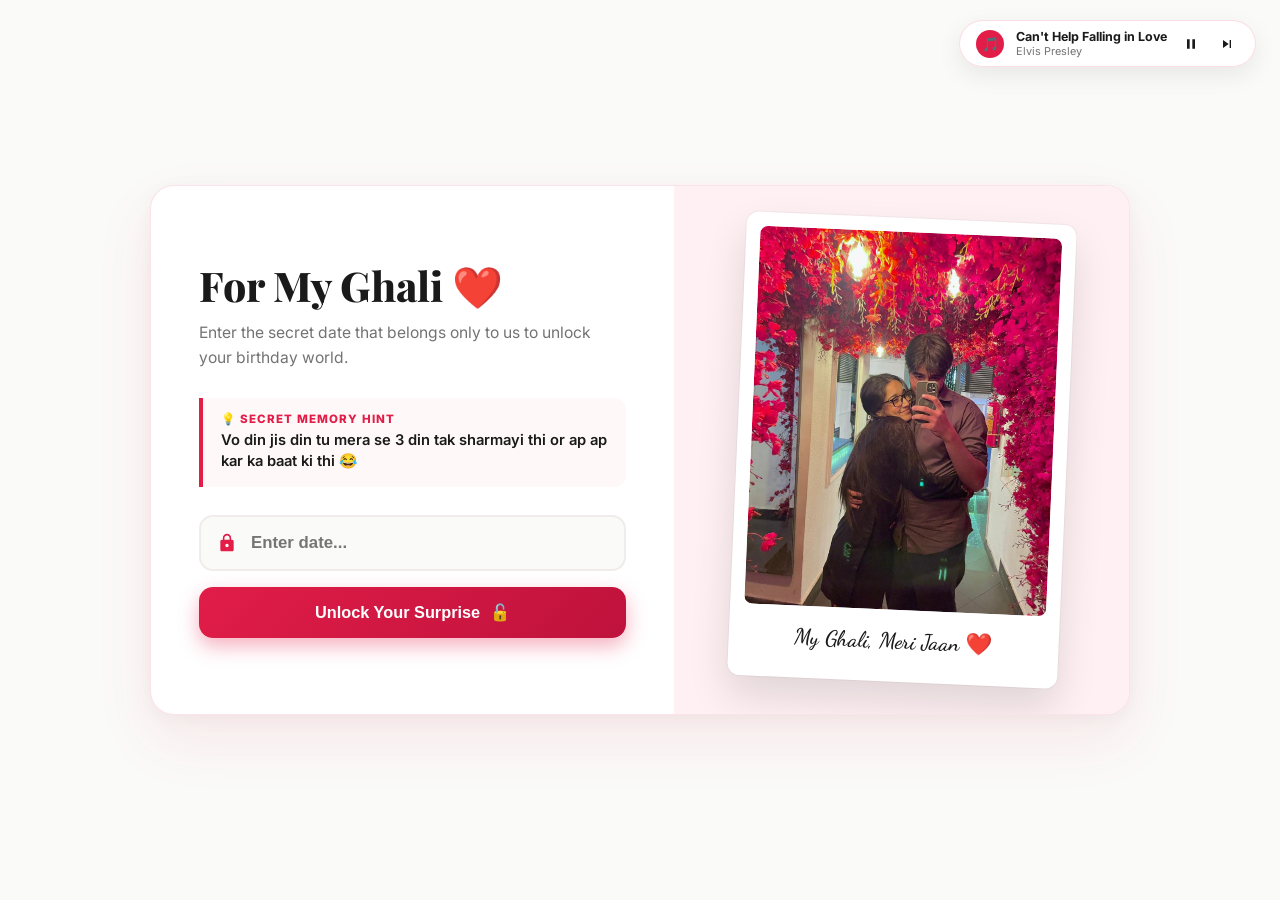
<file: index.html>
<!DOCTYPE html>
<html lang="en">
<head>
  <meta charset="UTF-8">
  <meta name="viewport" content="width=device-width, initial-scale=1.0, maximum-scale=1.0, user-scalable=no">
  <title>Happy Birthday To My Perfect Khurat Biwi ❤️</title>
  <meta name="description" content="A special birthday surprise for My Ghali, My Biwi, Khurat Biwi, Meri Gundi, Mera Bacho Ki Maa, and Meri Sabkuch.">
  <meta name="theme-color" content="#FAFAF8">
  <link rel="preconnect" href="https://fonts.googleapis.com">
  <link rel="preconnect" href="https://fonts.gstatic.com" crossorigin>
  <link href="https://fonts.googleapis.com/css2?family=Dancing+Script:wght@600;700&family=Inter:wght@400;500;600;700;800;900&family=Playfair+Display:ital,wght@0,600;0,700;0,800;0,900;1,600&display=swap" rel="stylesheet">
  <link rel="stylesheet" href="css/hub.css?v=8">
  <link rel="preload" as="image" href="All videos and Pictures/11.jpeg">
</head>
<body>

  <!-- Floating Photo Bubbles Background (21 pictures from "new pictures") -->
  <div class="photo-bubbles-container" id="photo-bubbles-container"></div>

  <!-- Background Audio Element (Continuous Love Songs) -->
  <audio id="hub-bg-music" preload="none"></audio>

  <!-- Floating Music Pill Widget -->
  <div class="hub-music-widget" id="hub-music-widget" title="Birthday Soundtrack">
    <div class="hub-music-disc">🎵</div>
    <div class="hub-music-info">
      <span class="hub-music-title" id="hub-music-title">Can't Help Falling in Love</span>
      <span class="hub-music-artist" id="hub-music-artist">Elvis Presley</span>
    </div>
    <button class="hub-music-btn" id="hub-music-playpause" title="Play / Pause">
      <svg id="hub-music-play-icon" viewBox="0 0 24 24" style="display:none;"><path d="M8 5v14l11-7z"/></svg>
      <svg id="hub-music-pause-icon" viewBox="0 0 24 24"><path d="M6 19h4V5H6v14zm8-14v14h4V5h-4z"/></svg>
    </button>
    <button class="hub-music-btn" id="hub-music-next" title="Next Song">
      <svg viewBox="0 0 24 24"><path d="M6 18l8.5-6L6 6v12zM16 6v12h2V6h-2z"/></svg>
    </button>
  </div>


  <!-- ====================================================================
       STAGE 1: ENTRANCE PASSWORD GATE
       ==================================================================== -->
  <section id="stage-gate" class="hub-stage active">
    <div class="gate-card-wrapper" id="gate-card-wrapper">
      <div class="gate-left-content">
        <h1 class="gate-title">For My Ghali ❤️</h1>
        <p class="gate-subtitle">
          Enter the secret date that belongs only to us to unlock your birthday world.
        </p>

        <div class="gate-hint-box">
          <div class="gate-hint-label">💡 Secret Memory Hint</div>
          <div class="gate-hint-text">
            Vo din jis din tu mera se 3 din tak sharmayi thi or ap ap kar ka baat ki thi 😂
          </div>
        </div>

        <form class="gate-form" id="gate-form">
          <div class="gate-input-wrap">
            <svg viewBox="0 0 24 24"><path d="M18 8h-1V6c0-2.76-2.24-5-5-5S7 3.24 7 6v2H6c-1.1 0-2 .9-2 2v10c0 1.1.9 2 2 2h12c1.1 0 2-.9 2-2V10c0-1.1-.9-2-2-2zm-6 9c-1.1 0-2-.9-2-2s.9-2 2-2 2 .9 2 2-.9 2-2 2zm3.1-9H8.9V6c0-1.71 1.39-3.1 3.1-3.1 1.71 0 3.1 1.39 3.1 3.1v2z"/></svg>
            <input type="text" id="gate-password-input" class="gate-input" placeholder="Enter date..." autocomplete="off" required>
          </div>
          <p id="gate-error-msg" style="color:#E11D48; font-size:0.86rem; font-weight:600; display:none;"></p>
          <button type="submit" class="gate-btn-submit">
            <span>Unlock Your Surprise</span>
            <span>🔓</span>
          </button>
        </form>
      </div>

      <div class="gate-right-photo">
        <div class="gate-photo-frame">
          <img src="All videos and Pictures/11.jpeg" class="gate-photo-img" alt="My Ghali &amp; Me" loading="eager" fetchpriority="high">
          <div class="gate-photo-caption">My Ghali, Meri Jaan ❤️</div>
        </div>
      </div>
    </div>
  </section>


  <!-- ====================================================================
       STAGE 2: BIRTHDAY WELCOME SCREEN
       ==================================================================== -->
  <section id="stage-welcome" class="hub-stage">
    <div class="welcome-inner">
      <div class="bday-crown-icon">👑</div>
      <h1 class="welcome-title">Happy Birthday to My<br><span>Perfect Khurat Biwi</span> ❤️</h1>
      <p class="welcome-sub">
        To the most beautiful girl in the universe who stole my heart, brings light to my darkest days, and makes me the happiest man alive. I made something special just for you...
      </p>
      <button class="btn-something-for-you" id="btn-something-for-you">
        <span>Something for you</span>
        <span>🎁</span>
      </button>
    </div>
  </section>


  <!-- ====================================================================
       STAGE 3: PLAYFUL CONFIRMATION MODAL ("Are you sure?")
       ==================================================================== -->
  <div class="hub-modal-backdrop" id="modal-confirm">
    <div class="hub-dialog-card">
      <div class="hub-dialog-emoji" id="confirm-dialog-emoji">🥺</div>
      <h2 class="hub-dialog-title" id="confirm-dialog-title">Are you sure?</h2>
      <p class="hub-dialog-msg" id="confirm-dialog-msg">
        You are about to open something made with infinite love for my Ghali... Are you completely ready?
      </p>
      <div class="hub-dialog-actions">
        <button class="hub-btn-yes" id="btn-confirm-yes">Yes Meri Jaan ❤️</button>
        <button class="hub-btn-no" id="btn-confirm-no">No</button>
      </div>
    </div>
  </div>

  <!-- CELEBRATION POP-UP ("ALLAHH JAAANNNNN MUAAHHHHHH") -->
  <div class="hub-modal-backdrop" id="modal-celebrate">
    <div class="hub-dialog-card">
      <div class="hub-dialog-emoji">❤️🎉✨</div>
      <h2 class="hub-dialog-title" style="color:#E11D48; font-size:2.1rem; line-height:1.2;">ALLAHH JAAANNNNN MUAAHHHHHH ❤️✨</h2>
      <p class="hub-dialog-msg" style="font-size:1.1rem; margin:16px 0 28px; font-weight:600; color:#333;">
        Wait before showing you your gifts, check this video...<br>
        <span style="color:#E11D48; font-style:italic;">kitni ghali hai yr tu i LOVE YOUU 😂❤️</span>
      </p>
      <button class="hub-btn-yes" id="btn-celebrate-proceed" style="padding:16px 36px; font-size:1.1rem;">
        Watch Video Now 🎬
      </button>
    </div>
  </div>


  <!-- ====================================================================
       STAGE 3: SURPRISE VIDEO SCREEN ("kitni ghali hai tu")
       ==================================================================== -->
  <section id="stage-video" class="hub-stage">
    <div class="video-player-card">
      <div class="video-header-banner">
        <span class="video-banner-tag">SPECIAL SURPRISE CLIP 🎬</span>
        <h2 class="video-banner-title">Kitni Ghali Hai Tu Yr 😂❤️</h2>
      </div>

      <div class="video-viewport-wrap">
        <video id="surprise-video-elem" preload="none" controls playsinline></video>
      </div>

      <div class="video-footer-actions">
        <span class="video-footer-note">I love every single silly, cute, and crazy moment with you...</span>
        <button class="btn-proceed-gifts" id="btn-proceed-gifts">
          <span>Proceed to Your Gifts</span>
          <span>💝</span>
        </button>
      </div>
    </div>
  </section>


  <!-- ====================================================================
       STAGE 4: THE 2 GIFTS PORTAL
       ==================================================================== -->
  <section id="stage-gifts" class="hub-stage">
    <div class="gifts-portal-heading">
      <span class="gifts-portal-tag">YOUR BIRTHDAY PRESENTS 💝</span>
      <h1 class="gifts-portal-title">Two Special Gifts For My Ghali</h1>
      <p class="gifts-portal-sub">
        Locked with our sweetest memories. Enter the secret code to open each treasure.
      </p>
    </div>

    <div class="gifts-cards-grid">
      <!-- Gift 1: Mystery Gift Card -->
      <div class="gift-box-card" id="gift-card-1">
        <span class="gift-ribbon-tag">GIFT 1 🎁</span>
        <div class="gift-icon-wrap">🎁</div>
        <h2 class="gift-card-title">Gift 1 🎁</h2>
        <p class="gift-card-desc">
          A special surprise made just for you with all my heart...
        </p>
        <button class="btn-open-gift" id="btn-open-gift-1">Open Gift 🎁</button>
      </div>

      <!-- Gift 2: Mystery Gift Card (Initially Locked until Gift 1 is viewed) -->
      <div class="gift-box-card" id="gift-card-2">
        <span class="gift-ribbon-tag" id="gift2-ribbon-tag">LOCKED 🔒</span>
        <div class="gift-icon-wrap" id="gift2-icon-wrap">🔒</div>
        <h2 class="gift-card-title">Gift 2 🎁</h2>
        <p class="gift-card-desc">
          Another magical surprise waiting to be unlocked...
        </p>
        <button class="btn-open-gift" id="btn-open-gift-2">Open Gift 🎁</button>
      </div>
    </div>

    <!-- TEASER FOR THE FINAL CHAPTER (LOCKED until Netflix has been watched!) -->
    <div class="finale-teaser-wrap" id="finale-teaser-wrap">
      <div class="finale-teaser-card locked" id="btn-open-finale">
        <div class="teaser-sparkle" id="finale-teaser-icon">🔒</div>
        <div class="teaser-info">
          <span class="teaser-badge" id="finale-teaser-badge" style="background:#6B7280;">LOCKED 🔒</span>
          <h3 class="teaser-title" id="finale-teaser-title">Ek Aakhri Cheez, Ghali... 🔒</h3>
          <p class="teaser-text" id="finale-teaser-text">Yeh sab se khaas chapter tab khulega jab tum Gift 2 (The Story of Us) Netflix par dekh logi! Pehle wo dekho 😉🍿</p>
        </div>
        <button class="btn-enter-finale-badge" id="btn-enter-finale-badge" style="background:#4B5563;">Locked 🔒</button>
      </div>
    </div>
  </section>


  <!-- ====================================================================
       STAGE 5: FINAL CHAPTER — "ONE LAST THING, GHALI..."
       ==================================================================== -->
    <section id="stage-finale" class="hub-stage">
    <div class="finale-booklet-container">
      
      <!-- Top Navigation & Progress Bar -->
      <div class="finale-top-nav">
        <button class="btn-finale-nav-back" id="btn-finale-exit" title="Back to Gifts Hub">
          <span>⬅ Wapas Hub</span>
        </button>
        
        <div class="finale-progress-wrap">
          <div class="finale-steps-indicator" id="finale-steps-indicator">
            <span class="step-dot active" data-step="1"></span>
            <span class="step-dot" data-step="2"></span>
            <span class="step-dot" data-step="3"></span>
            <span class="step-dot" data-step="4"></span>
            <span class="step-dot" data-step="5"></span>
          </div>
          <span class="finale-step-text" id="finale-step-counter">Page 1 of 5</span>
        </div>
      </div>

      <!-- SLIDE 1: TO MY 22-YEAR-OLD GHALI... -->
      <div class="finale-slide active" id="finale-slide-1">
        <div class="finale-card">
          <span class="finale-gold-tag">AN ODE TO YOUR 22ND YEAR 🎂❤️</span>
          <h2 class="finale-slide-title">To My 22-Year-Old Ghali...</h2>
          
          <div class="finale-letter-body">
            <p style="font-size: 1.15rem; line-height: 1.8; font-weight: 500;">
              Happy 22nd Birthday, meri jaan. ❤️ 22 saal ki ho gayi hai tu Tu jis tarah apni zindagi ko sambhalti hai, jitni khamoshi se har mushkil ka samna karti ho, aur phir bhi tumhara dil itna naram, saaf aur pyara hai... I am so endlessly proud of you tu BESTEST PERFECT HAIII MERII BIWIII mai tera lia bohot bohot saari duain karta hun tu meri biwi hai I hope you liked my gift abhi khatam nhi huwa hai I LOVEEE YOUUUUUU
            </p>
          </div>

          <div class="slide-footer-nav">
            <button class="btn-slide-nav btn-slide-prev" id="btn-slide-1-back" style="visibility:hidden;">
              <span>⬅ Peechay</span>
            </button>
            <button class="btn-slide-nav btn-slide-next hub-btn-primary" id="btn-slide-1-next">
              <span>Agay Chalo Meri Jaan ❤️ ➔</span>
            </button>
          </div>
        </div>
      </div>

      <!-- SLIDE 2: WILL YOU GO ON A BIRTHDAY DATE WITH ME? -->
      <div class="finale-slide" id="finale-slide-2">
        <div class="finale-card date-card-box">
          <div class="invite-icon-heart">💌</div>
          <span class="finale-gold-tag">A SPECIAL INVITATION 🌹</span>
          <h2 class="finale-slide-title">Will you go on a birthday date with me?</h2>
          <p class="finale-slide-sub">
            Pooch is liye raha hoon taake tameez se dawat doon, warna haq to poora hai mera 😌❤️
          </p>

          <div class="date-choice-actions" id="date-choice-actions">
            <button class="btn-date-action-yes" id="btn-date-yes">
              YES, OBVIOUSLY ❤️
            </button>
            <button class="btn-date-action-no" id="btn-date-no">
              NO 🙄
            </button>
          </div>

          <!-- REVEALED ON YES: 28 SEPTEMBER TICKET -->
          <div class="date-confirmed-wrap" id="date-confirmed-wrap" style="display:none;">
            <div class="booked-header">
              <span class="booked-sparkle">✓</span>
              <h3 class="booked-lead">I KNEW IT. 😌❤️</h3>
              <p class="booked-info">Your birthday date is officially booked.</p>
            </div>

            <div class="calendar-ticket-card">
              <div class="ticket-date-square">
                <span class="ticket-month">SEPTEMBER</span>
                <span class="ticket-day">28</span>
              </div>
              <div class="ticket-info">
                <div class="ticket-chip">OFFICIAL BIRTHDAY DATE 🌹</div>
                <h4 class="ticket-title">Your Special Day With Me</h4>
                <p class="ticket-promise">"Tumhara sirf aik hi kaam hai: tayyar rehna. Baqi sab kuch main dekh loonga. ❤️"</p>
              </div>
            </div>

            <div class="slide-footer-nav" style="margin-top:24px;">
              <button class="btn-slide-nav btn-slide-prev" id="btn-slide-2-back">
                <span>⬅ Peechay</span>
              </button>
              <button class="btn-slide-nav btn-slide-next hub-btn-primary" id="btn-slide-2-next">
                <span>I'M READY ❤️ ➔</span>
              </button>
            </div>
          </div>

          <div class="slide-footer-nav-simple" id="date-nav-default">
            <button class="btn-slide-nav btn-slide-prev" id="btn-slide-2-back-init">
              <span>⬅ Peechay</span>
            </button>
          </div>
        </div>
      </div>

      <!-- SLIDE 3: SURPRISE REVEAL #1 — UNIVERSITY PICKUP -->
      <div class="finale-slide" id="finale-slide-3">
        <div class="finale-card reveal-card-box">
          <span class="reveal-badge-pill">SURPRISE REVEAL #1 🚗💨</span>
          <h3 class="reveal-teaser-lead">"I KNEW IT. 😌❤️"</h3>
          <p class="reveal-teaser-p">"Lekin ruko... Tumhe laga bas itna hi surprise tha?"</p>
          <div class="reveal-pause-dots">. . .</div>
          <h4 class="reveal-hook-title">"Meri biwi abhi tou shuru huwa hai" 😂❤️</h4>

          <div class="pickup-highlight-card">
            <h2 class="pickup-big-text">"I'll come pick you up from university on your birthday." ❤️</h2>
            <div class="pickup-bullet-points">
              <p>• "Tumhe koi planning karne ki zaroorat nahi hai."</p>
              <p>• "Bas jab main kahoon, chup chap tayyar ho jana."</p>
              <p class="pickup-golden-line">
                "Kyunke main nahi chahta ke tum apni birthday par ghar baith kar gifts kholo...<br>
                <strong>Mujhe tumhein dekhna hai. ❤️</strong>"
              </p>
            </div>
          </div>

          <div class="slide-footer-nav">
            <button class="btn-slide-nav btn-slide-prev" id="btn-slide-3-back">
              <span>⬅ Peechay</span>
            </button>
            <button class="btn-slide-nav btn-slide-next hub-btn-primary" id="btn-slide-3-next">
              <span>Abhi Ek Aur Baki Hai... ➔</span>
            </button>
          </div>
        </div>
      </div>

      <!-- SLIDE 4: SURPRISE REVEAL #2 — WE'RE MEETING TWICE THIS WEEK! -->
      <div class="finale-slide" id="finale-slide-4">
        <div class="finale-card reveal-card-box">
          <span class="reveal-badge-pill">SURPRISE REVEAL #2 🤯❤️</span>
          <h3 class="reveal-teaser-lead">"Aur aik aur sab se barri cheez..."</h3>
          <h2 class="double-meet-title">"We're meeting TWICE this week." 😭❤️</h2>
          <p class="double-meet-sub">
            "Aik dafa tumhari birthday ke liye... aur aik dafa kyunke mera tumhare baghair guzara hi nahi hota!" 😂❤️
          </p>

          <div class="two-dates-grid">
            <div class="date-mini-card">
              <div class="date-mini-icon">🎂</div>
              <span class="date-mini-tag">FIRST DATE</span>
              <h4 class="date-mini-name">BIRTHDAY</h4>
              <p class="date-mini-desc">Hamara pehla din sath.</p>
            </div>

            <div class="date-mini-card mystery-card">
              <div class="date-mini-icon">❤️</div>
              <span class="date-mini-tag">SECOND DATE</span>
              <h4 class="date-mini-name">ROUND TWO</h4>
              <p class="date-mini-desc">Doosra din. Doosra surprise.</p>
            </div>
          </div>

          <div class="mystery-scold-note">
            <p>"Aur khabardaar agar poochne ki koshish ki ke doosra surprise kya hai."</p>
            <p>"You've already unlocked enough spoilers for one night, meri ghali." 😂❤️</p>
          </div>

          <div class="slide-footer-nav">
            <button class="btn-slide-nav btn-slide-prev" id="btn-slide-4-back">
              <span>⬅ Peechay</span>
            </button>
            <button class="btn-slide-nav btn-slide-next btn-final-curtain-trigger" id="btn-slide-4-next">
              <span>The Final Screen 🌹 ➔</span>
            </button>
          </div>
        </div>
      </div>

      <!-- SLIDE 5: THE FINAL SCREEN (CINEMATIC STARLIT VELVET GLOW) -->
      <div class="finale-slide final-screen-curtain" id="finale-slide-5">
        <button class="btn-curtain-top-back" id="btn-slide-5-back" title="Go back to Slide 4">
          <span>⬅ Peechay</span>
        </button>
        <div class="curtain-starlight-glow"></div>
        <div class="curtain-stars-bg"></div>
        
        <div class="curtain-inner-content">
          <p class="curtain-line line-1">"The website ends here..."</p>
          <p class="curtain-line line-2">"...lekin tumhari birthday nahi."</p>
          <div class="curtain-divider">✦ ✦ ✦</div>
          <p class="curtain-line line-3">"The surprises haven't stopped yet."</p>
          <p class="curtain-line line-4">"Yeh poora hafta hamara hai." ❤️</p>
          
          <h2 class="curtain-grand-salute">"See you soon, meri jaan."</h2>
          <p class="curtain-ps-text">P.S. — Be ready when I tell you. 😌❤️</p>

          <div class="curtain-action-buttons">
            <button class="btn-curtain-action btn-curtain-back-btn" id="btn-slide-5-back-bottom">
              ⬅ Peechay
            </button>
            <button class="btn-curtain-action" id="btn-curtain-hub">
              ↺ Wapas Birthday Hub
            </button>
            <a href="netflix.html" class="btn-curtain-action btn-curtain-netflix">
              🍿 Stream The Story of Us
            </a>
          </div>
        </div>
      </div>

    </div>
  </section>


  <!-- ====================================================================
       MODAL: DATE TEASING "NO" MODAL
       ==================================================================== -->
  <div class="hub-modal-backdrop" id="modal-date-no">
    <div class="hub-dialog-card" style="max-width:480px;">
      <div class="hub-dialog-emoji">😂❤️</div>
      <h2 class="hub-dialog-title" style="color:#E11D48; font-size:1.85rem;">HAHAHAHAHAHAHA</h2>
      <p class="hub-dialog-msg" style="font-size:1.15rem; color:#1F2937; line-height:1.6; margin:16px 0 28px;">
        Nice try, meri ghali! 😂<br><br>
        Tujhe waqai laga maine poori birthday website banayi hai taake tu 'NO' dabaye?<br><br>
        <strong style="color:#E11D48; font-size:1.25rem;">NO OPTION AVAILABLE 😭❤️</strong><br><br>
        Ab chup chap YES kar, batameez biwi! 😤❤️
      </p>
      <button class="hub-btn-yes" id="btn-date-modal-yes" style="padding:14px 36px; font-size:1.1rem;">
        YES MERI JAAN ❤️
      </button>
    </div>
  </div>


  <!-- ====================================================================
       MODAL: FINALE LOCKED WARNING
       ==================================================================== -->
  <div class="hub-modal-backdrop" id="modal-finale-locked">
    <div class="hub-dialog-card" style="max-width:480px;">
      <div class="hub-dialog-emoji">🔒🍿</div>
      <h2 class="hub-dialog-title" style="color:#BE123C; font-size:1.85rem;">Arey Sabar Meri Jaan! 😂❤️</h2>
      <p class="hub-dialog-msg" style="font-size:1.1rem; color:#374151; line-height:1.6; margin:16px 0 24px;">
        Yeh aakhri aur sab se khaas surprise tab tak locked rahega jab tak tum Gift 2 (The Story of Us) Netflix par dekh nahi leti!<br><br>
        Pehle wo dekh kar aao meri gundi, phir aana idhar 😉❤️
      </p>
      <button class="hub-btn-yes" id="btn-finale-locked-goto-netflix" style="padding:14px 34px; font-size:1.05rem;">
        Pehle The Story of Us Dekhti Hoon 🍿
      </button>
    </div>
  </div>


  <!-- ====================================================================
       MODAL: GIFT 2 LOCKED WARNING
       ==================================================================== -->
  <div class="hub-modal-backdrop" id="modal-gift2-locked">
    <div class="hub-dialog-card" style="max-width:480px;">
      <div class="hub-dialog-emoji">😤❤️</div>
      <h2 class="hub-dialog-title">Bohot Uchalti Hai Tu!</h2>
      <p class="hub-dialog-msg" style="font-size:1.15rem; color:#BE123C; font-weight:700; line-height:1.55; margin:16px 0 28px;">
        bohot uchalti hai tu meri choti gundi gift 1 dekh phela phir aa 2 per 😂
      </p>
      <button class="hub-btn-yes" id="btn-gift2-locked-ok" style="padding:14px 34px; font-size:1.05rem;">
        Pehle Gift 1 Dekhti Hoon 🎁
      </button>
    </div>
  </div>


  <!-- ====================================================================
       MODAL: GIFT PASSWORD PROMPT
       ==================================================================== -->
  <div class="hub-modal-backdrop" id="modal-gift-password">
    <div class="hub-dialog-card" style="max-width:460px;">
      <div class="hub-dialog-emoji">🔐</div>
      <h2 class="hub-dialog-title" id="gift-pwd-title">Unlock Gift</h2>
      
      <div class="gate-hint-box" style="margin: 16px 0 20px; text-align:left;">
        <div class="gate-hint-label">💡 Hint</div>
        <div class="gate-hint-text" id="gift-pwd-hint">Hint goes here</div>
      </div>

      <form id="gift-pwd-form" style="display:flex; flex-direction:column; gap:14px;">
        <input type="text" id="gift-pwd-input" class="gate-input" placeholder="Enter password..." autocomplete="off" required style="padding-left:20px; text-align:center; font-size:1.1rem; letter-spacing:1px;">
        <p id="gift-pwd-error" style="color:#E11D48; font-size:0.86rem; font-weight:600; display:none;"></p>
        <div style="display:flex; gap:12px; margin-top:8px;">
          <button type="button" class="hub-btn-no" id="btn-close-gift-modal" style="flex:1;">Cancel</button>
          <button type="submit" class="hub-btn-yes" style="flex:1;">Unlock Gift 🔓</button>
        </div>
      </form>
    </div>
  </div>


  <!-- ====================================================================
       MODAL: THE GRAND LOVE LETTER (GIFT 1)
       ==================================================================== -->
  <div class="hub-modal-backdrop" id="modal-love-letter">
    <div class="letter-stationery">
      <button class="letter-close-btn" id="btn-close-letter" title="Close Letter">&times;</button>
      
      <div class="letter-wax-seal">💌</div>
      
      <h2 class="letter-salutation">
        My Dearest Ghali, My Biwi, My Khurat Biwi, Meri Gundi, Mera Bacho Ki Maa &amp; Meri Sabkuch ❤️
      </h2>

      <div class="letter-body">
        <p style="font-weight: 700; color: #BE123C; font-size: 1.15rem; line-height: 1.7;">
          I LOVEEE youuu SOOO muchhh! Mai tera se bohot bohot bohot Pyaar karta Hun. Mujba samjh hi nahi araha maj shuru Kahan se Karun Mera pas itna sabkuch hai bolna ka Lia Mai tera se bohot Pyaar karta Hun yr Mai humasha ki tarha yaha se shuru karraha;
        </p>

        <p style="font-size: 1.05rem; line-height: 1.8;">
          Meri ghali Meri gundi I really really love you so much mni saa mni duniya baby tu Meri sabkuch hai yr Mai kasam se tujha nahi Bata sakta Mai kitna lucky Hun ka Mera pas duniya ki SAB SE perfecr larki hai Jo itna perfect hai ka HADH nahi tera samna mujha feel hota ka Mai fail hojaonga, kasam se I Promise Mai khud hi khud Teri saari baatain saara moment yaad karleta Hun vo din jis din humna phela hug kara us din tuna mujha kitna bhagaya tha tera picha😭 humara 18 April humara har ek moment jab jab hum milta hai vo din or perfect hota hai yr.
        </p>

        <p style="font-size: 1.05rem; line-height: 1.8;">
          Baby sachma mujha tu itni Pasand hai itni ka na kabhi words na koi gift na koi letter kabhi Bata sakta tu Jo hai Mera Lia Mai tera se itna Pyaar karta Hun I really love you yr sachma Teri ghalion wali harkatain mujha bohot Pasand hai yr bohot zaida i promise yr jab tu hasti Rehti hai ghalion wali harkatain karka mujha itna acha lagraha hota hai Dil hota hai ka Mai bs tujha itna tight hug karun or chorun hi nahi jab tu naraz hokar seat ma neecha bethjati sachma yr Mera words kabhi nahi Bata sakta Mai tera se kitna Pyaar karta Hun vo din bhi jis din tuna Mera upper Pani phak tha or has Rahi thi😭 mai khud has Raha tha ya sochkar ka tu Meri baby hai Meri sabkuch hai j really love you mni saa.
        </p>

        <p>
          Happy Birthday to the girl who completely re-wrote my universe. From the moment my eyes found yours, every ordinary day turned into pure magic. Even when you get mad at me and turn into my cute little <strong>khurat biwi</strong> with that adorable pout, my heart still smiles knowing that you are mine and I am yours forever.
        </p>

        <p>
          You are not just my love—you are my best friend, my sweetest trouble maker (meri gundi!), my safe place, and the future mother of our beautiful babies (mera bacho ki maa!). No amount of words, pages, or websites could ever measure how deeply and endlessly I love you.
        </p>

        <!-- THE 3 SACRED PROMISES -->
        <div class="letter-promise-box">
          <div style="font-size:0.8rem; font-weight:800; color:#BE123C; letter-spacing:2px; text-transform:uppercase;">
            MY SACRED BIRTHDAY PROMISES TO YOU 💍
          </div>
          <div class="promise-item">
            <span>✨</span>
            <span>"I Promise I'll never change, you are my everything."</span>
          </div>
          <div class="promise-item">
            <span>✨</span>
            <span>"I Promise I'll never give up because you are my everything."</span>
          </div>
          <div class="promise-item">
            <span>✨</span>
            <span>"I Promise that I'll never leave because I can't live without you."</span>
          </div>
        </div>

        <p>
          Tu meri jaan hai, mera sukoon hai, aur mera sabkuch hai. No matter how many birthdays come and go, I will always hold your hand, wipe your tears, laugh at our silly inside jokes, and love you more and more with every breath I take.
        </p>

        <!-- FAMILY BIRTHDAY WISHES SECTION -->
        <div class="letter-family-box" id="family-wishes-section">
          <div class="family-box-badge">💖 FAMILY BIRTHDAY WISHES 🎥</div>
          <h3 class="family-box-title">Special Messages From Our Loved Ones</h3>
          <p class="family-box-note">
            The people who love you most sending their heartfelt prayers and sweetest birthday wishes!
          </p>
          <div class="family-videos-grid" id="family-videos-grid">
            <!-- Family videos will automatically be rendered here -->
          </div>
        </div>

        <p>
          Now stop blushing, my khurat biwi! You still have another gift waiting for you! 😉❤️
        </p>
      </div>

      <div class="letter-signature">
        Forever &amp; Always Yours,<br>
        Tera Shohar &amp; Tera Sabkuch ❤️
      </div>

      <div style="margin-top:36px; display:flex; justify-content:center; gap:16px; flex-wrap:wrap;">
        <button class="btn-proceed-gifts" id="btn-letter-proceed-gift2" style="padding:16px 36px; font-size:1.05rem;">
          Open Gift 2 🎁
        </button>
      </div>
    </div>
  </div>

  <!-- Scripts -->
  <script src="js/hub.js?v=9"></script>
</body>
</html>
</file>
<file: css/hub.css>
/* ==========================================================================
   THE BIRTHDAY HUB FOR MY GHALI — BRIGHT WHITE LUXURY THEME
   ========================================================================== */

:root {
  --bg-main: #FAFAF8;
  --bg-card: #FFFFFF;
  --bg-accent: #FFF1F3;
  --primary-red: #E50914;
  --primary-rose: #E11D48;
  --rose-light: #FFE4E8;
  --gold-accent: #D4AF37;
  --text-dark: #1A1A1A;
  --text-gray: #4A4A4A;
  --text-muted: #737373;
  --shadow-soft: 0 10px 30px rgba(0, 0, 0, 0.06), 0 1px 4px rgba(0, 0, 0, 0.04);
  --shadow-float: 0 20px 45px rgba(225, 29, 72, 0.12), 0 4px 15px rgba(0, 0, 0, 0.06);
  --font-serif: "Playfair Display", Georgia, serif;
  --font-sans: "Inter", -apple-system, BlinkMacSystemFont, "Segoe UI", Roboto, sans-serif;
  --font-handwriting: "Dancing Script", cursive, "Playfair Display", serif;
}

* {
  margin: 0;
  padding: 0;
  box-sizing: border-box;
  -webkit-font-smoothing: antialiased;
}

html, body {
  width: 100%;
  min-height: 100vh;
  background-color: var(--bg-main);
  color: var(--text-dark);
  font-family: var(--font-sans);
  overflow-x: hidden;
  position: relative;
}

/* ==========================================================================
   FLOATING PHOTO BUBBLES BACKGROUND
   ========================================================================== */
.photo-bubbles-container {
  position: fixed;
  top: 0;
  left: 0;
  width: 100vw;
  height: 100vh;
  pointer-events: none;
  overflow: hidden;
  z-index: 1;
  opacity: 0.85;
  display: none; /* Initially hidden on Stage 1 (Entrance Date Gate) */
}

.photo-bubble {
  position: absolute;
  bottom: -160px;
  border-radius: 50%;
  padding: 4px;
  background: #ffffff;
  box-shadow: 0 10px 25px rgba(225, 29, 72, 0.15), 0 2px 8px rgba(0, 0, 0, 0.08);
  display: flex;
  align-items: center;
  justify-content: center;
  animation: floatUpwards linear infinite;
  pointer-events: auto;
  cursor: pointer;
  transition: transform 0.3s ease, box-shadow 0.3s ease;
}

.photo-bubble:hover {
  transform: scale(1.18) !important;
  box-shadow: 0 16px 36px rgba(229, 9, 20, 0.35);
  z-index: 10;
}

.photo-bubble img {
  width: 100%;
  height: 100%;
  border-radius: 50%;
  object-fit: cover;
}

@keyframes floatUpwards {
  0% {
    transform: translateY(0) rotate(0deg) scale(0.9);
    opacity: 0;
  }
  10% {
    opacity: 0.88;
  }
  90% {
    opacity: 0.88;
  }
  100% {
    transform: translateY(-125vh) rotate(360deg) scale(1.05);
    opacity: 0;
  }
}

/* ==========================================================================
   MUSIC PILL WIDGET (LIGHT EDITION)
   ========================================================================== */
.hub-music-widget {
  position: fixed;
  top: 20px;
  right: 24px;
  z-index: 100001;
  display: flex;
  align-items: center;
  gap: 12px;
  background: rgba(255, 255, 255, 0.92);
  padding: 8px 16px;
  border-radius: 50px;
  box-shadow: 0 8px 24px rgba(0, 0, 0, 0.08);
  border: 1px solid rgba(225, 29, 72, 0.15);
  backdrop-filter: blur(10px);
}

.hub-music-disc {
  width: 28px;
  height: 28px;
  border-radius: 50%;
  background: var(--primary-rose);
  color: #fff;
  display: flex;
  align-items: center;
  justify-content: center;
  font-size: 14px;
  animation: spinSlow 6s linear infinite;
}

.hub-music-info {
  display: flex;
  flex-direction: column;
}

.hub-music-title {
  font-size: 0.78rem;
  font-weight: 700;
  color: var(--text-dark);
}

.hub-music-artist {
  font-size: 0.68rem;
  color: var(--text-muted);
}

.hub-music-btn {
  background: transparent;
  border: none;
  color: var(--text-dark);
  cursor: pointer;
  display: flex;
  align-items: center;
  justify-content: center;
  padding: 4px;
  border-radius: 50%;
  transition: transform 0.2s ease, color 0.2s ease;
}

.hub-music-btn:hover {
  color: var(--primary-rose);
  transform: scale(1.15);
}

.hub-music-btn svg {
  width: 16px;
  height: 16px;
  fill: currentColor;
}

@keyframes spinSlow {
  from { transform: rotate(0deg); }
  to { transform: rotate(360deg); }
}

/* ==========================================================================
   APP STAGE CONTAINERS
   ========================================================================== */
.hub-stage {
  display: none;
  min-height: 100vh;
  width: 100%;
  position: relative;
  z-index: 5;
  opacity: 0;
  transition: opacity 0.45s cubic-bezier(0.2, 0.8, 0.2, 1);
}

.hub-stage.active {
  display: flex;
  opacity: 1;
}

/* ==========================================================================
   STAGE 1: ENTRANCE PASSWORD GATE
   ========================================================================== */
#stage-gate {
  align-items: center;
  justify-content: center;
  padding: 40px 24px;
}

.gate-card-wrapper {
  background: var(--bg-card);
  max-width: 980px;
  width: 100%;
  border-radius: 24px;
  box-shadow: 0 25px 60px rgba(225, 29, 72, 0.08), 0 4px 20px rgba(0, 0, 0, 0.04);
  border: 1px solid rgba(225, 29, 72, 0.12);
  display: grid;
  grid-template-columns: 1.15fr 1fr;
  overflow: hidden;
  animation: cardFadeUp 0.6s cubic-bezier(0.16, 1, 0.3, 1);
}

@keyframes cardFadeUp {
  from {
    opacity: 0;
    transform: translateY(24px) scale(0.98);
  }
  to {
    opacity: 1;
    transform: translateY(0) scale(1);
  }
}

.gate-left-content {
  padding: 56px 48px;
  display: flex;
  flex-direction: column;
  justify-content: center;
}

.gate-badge {
  display: inline-flex;
  align-items: center;
  gap: 6px;
  padding: 6px 14px;
  background: var(--rose-light);
  color: var(--primary-rose);
  font-size: 0.76rem;
  font-weight: 700;
  letter-spacing: 1px;
  text-transform: uppercase;
  border-radius: 50px;
  width: fit-content;
  margin-bottom: 20px;
}

.gate-title {
  font-family: var(--font-serif);
  font-size: clamp(2rem, 3.2vw, 2.6rem);
  font-weight: 800;
  color: var(--text-dark);
  line-height: 1.15;
  margin-bottom: 12px;
}

.gate-subtitle {
  font-size: 0.98rem;
  color: var(--text-muted);
  line-height: 1.55;
  margin-bottom: 28px;
}

.gate-hint-box {
  background: #FFF8F9;
  border-left: 4px solid var(--primary-rose);
  padding: 14px 18px;
  border-radius: 0 12px 12px 0;
  margin-bottom: 28px;
}

.gate-hint-label {
  font-size: 0.72rem;
  font-weight: 800;
  color: var(--primary-rose);
  text-transform: uppercase;
  letter-spacing: 1px;
  margin-bottom: 4px;
  display: flex;
  align-items: center;
  gap: 4px;
}

.gate-hint-text {
  font-size: 0.92rem;
  color: var(--text-dark);
  font-weight: 600;
  line-height: 1.45;
}

.gate-form {
  display: flex;
  flex-direction: column;
  gap: 16px;
}

.gate-input-wrap {
  position: relative;
  display: flex;
  align-items: center;
}

.gate-input-wrap svg {
  position: absolute;
  left: 18px;
  width: 20px;
  height: 20px;
  fill: var(--primary-rose);
}

.gate-input {
  width: 100%;
  padding: 16px 20px 16px 50px;
  font-size: 1.05rem;
  font-weight: 600;
  border: 2px solid #F0ECE9;
  border-radius: 14px;
  background: #FAFAF8;
  color: var(--text-dark);
  transition: all 0.25s ease;
  outline: none;
}

.gate-input:focus {
  border-color: var(--primary-rose);
  background: #ffffff;
  box-shadow: 0 0 0 4px rgba(225, 29, 72, 0.12);
}

.gate-btn-submit {
  background: linear-gradient(135deg, #E11D48 0%, #BE123C 100%);
  color: #ffffff;
  border: none;
  padding: 16px 28px;
  font-size: 1.02rem;
  font-weight: 700;
  border-radius: 14px;
  cursor: pointer;
  box-shadow: 0 8px 20px rgba(225, 29, 72, 0.35);
  transition: all 0.25s ease;
  display: flex;
  align-items: center;
  justify-content: center;
  gap: 10px;
}

.gate-btn-submit:hover {
  transform: translateY(-2px);
  box-shadow: 0 12px 28px rgba(225, 29, 72, 0.45);
}

.gate-right-photo {
  position: relative;
  background: #FFF1F3;
  display: flex;
  align-items: center;
  justify-content: center;
  padding: 32px;
}

.gate-photo-frame {
  width: 100%;
  max-width: 330px;
  background: #ffffff;
  padding: 14px 14px 28px;
  border-radius: 12px;
  box-shadow: 0 20px 40px rgba(0, 0, 0, 0.12), 0 0 0 1px rgba(0, 0, 0, 0.04);
  transform: rotate(2.5deg);
  transition: transform 0.35s ease, box-shadow 0.35s ease;
}

.gate-photo-frame:hover {
  transform: rotate(0deg) scale(1.03);
  box-shadow: 0 25px 50px rgba(225, 29, 72, 0.22);
}

.gate-photo-img {
  width: 100%;
  aspect-ratio: 4 / 5;
  object-fit: cover;
  border-radius: 8px;
}

.gate-photo-caption {
  font-family: var(--font-handwriting);
  font-size: 1.35rem;
  color: var(--text-dark);
  text-align: center;
  margin-top: 14px;
  font-weight: 600;
}

/* Shake Animation for incorrect password */
.shake-anim {
  animation: shakeX 0.45s ease;
}
@keyframes shakeX {
  0%, 100% { transform: translateX(0); }
  20%, 60% { transform: translateX(-10px); }
  40%, 80% { transform: translateX(10px); }
}

/* ==========================================================================
   STAGE 2: BIRTHDAY WELCOME SCREEN
   ========================================================================== */
#stage-welcome {
  align-items: center;
  justify-content: center;
  text-align: center;
  padding: 60px 24px;
  flex-direction: column;
}

.welcome-inner {
  max-width: 780px;
  background: rgba(255, 255, 255, 0.94);
  backdrop-filter: blur(14px);
  padding: 56px 48px;
  border-radius: 28px;
  box-shadow: 0 25px 60px rgba(225, 29, 72, 0.1), 0 2px 12px rgba(0,0,0,0.04);
  border: 1px solid rgba(225, 29, 72, 0.15);
  display: flex;
  flex-direction: column;
  align-items: center;
  animation: cardFadeUp 0.65s cubic-bezier(0.16, 1, 0.3, 1);
}

.bday-crown-icon {
  font-size: 3.4rem;
  margin-bottom: 12px;
  animation: crownBounce 2.4s ease-in-out infinite;
}

@keyframes crownBounce {
  0%, 100% { transform: translateY(0) rotate(0deg); }
  50% { transform: translateY(-8px) rotate(4deg); }
}

.welcome-title {
  font-family: var(--font-serif);
  font-size: clamp(2.2rem, 4.4vw, 3.4rem);
  font-weight: 800;
  line-height: 1.15;
  color: var(--text-dark);
  margin-bottom: 16px;
}

.welcome-title span {
  background: linear-gradient(135deg, #E11D48 0%, #D4AF37 100%);
  -webkit-background-clip: text;
  -webkit-text-fill-color: transparent;
}

.welcome-sub {
  font-size: 1.1rem;
  color: var(--text-gray);
  line-height: 1.6;
  margin-bottom: 36px;
  max-width: 580px;
}

.btn-something-for-you {
  background: linear-gradient(135deg, #E11D48 0%, #BE123C 100%);
  color: #ffffff;
  border: none;
  padding: 20px 48px;
  font-size: 1.15rem;
  font-weight: 800;
  border-radius: 50px;
  cursor: pointer;
  box-shadow: 0 12px 32px rgba(225, 29, 72, 0.42);
  transition: all 0.3s cubic-bezier(0.175, 0.885, 0.32, 1.275);
  display: flex;
  align-items: center;
  gap: 12px;
  animation: pulseGlow 2s infinite;
}

.btn-something-for-you:hover {
  transform: translateY(-4px) scale(1.04);
  box-shadow: 0 16px 40px rgba(225, 29, 72, 0.55);
}

@keyframes pulseGlow {
  0%, 100% { box-shadow: 0 12px 32px rgba(225, 29, 72, 0.42); }
  50% { box-shadow: 0 16px 45px rgba(225, 29, 72, 0.7); }
}

/* ==========================================================================
   STAGE 3: PLAYFUL CONFIRMATION MODALS & VIDEO SURPRISE
   ========================================================================== */
.hub-modal-backdrop {
  position: fixed;
  inset: 0;
  background: rgba(0, 0, 0, 0.65);
  backdrop-filter: blur(8px);
  z-index: 1000;
  display: none;
  align-items: center;
  justify-content: center;
  padding: 20px;
}

.hub-modal-backdrop.open {
  display: flex;
}

.hub-dialog-card {
  background: #ffffff;
  max-width: 520px;
  width: 100%;
  border-radius: 24px;
  padding: 40px 36px;
  text-align: center;
  box-shadow: 0 25px 60px rgba(0, 0, 0, 0.25);
  border: 1px solid rgba(225, 29, 72, 0.15);
  animation: modalPop 0.3s cubic-bezier(0.16, 1, 0.3, 1);
  position: relative;
}

@keyframes modalPop {
  from {
    opacity: 0;
    transform: scale(0.88) translateY(20px);
  }
  to {
    opacity: 1;
    transform: scale(1) translateY(0);
  }
}

.hub-dialog-emoji {
  font-size: 3.5rem;
  margin-bottom: 14px;
}

.hub-dialog-title {
  font-family: var(--font-serif);
  font-size: 1.85rem;
  font-weight: 800;
  color: var(--text-dark);
  margin-bottom: 12px;
}

.hub-dialog-msg {
  font-size: 1.05rem;
  color: var(--text-gray);
  line-height: 1.55;
  margin-bottom: 30px;
}

.hub-dialog-actions {
  display: flex;
  align-items: center;
  justify-content: center;
  gap: 18px;
}

.hub-btn-yes {
  background: linear-gradient(135deg, #10B981 0%, #059669 100%);
  color: #fff;
  border: none;
  padding: 14px 34px;
  font-size: 1.05rem;
  font-weight: 700;
  border-radius: 50px;
  cursor: pointer;
  transition: all 0.2s ease;
  box-shadow: 0 6px 18px rgba(16, 185, 129, 0.35);
}
.hub-btn-yes:hover {
  transform: scale(1.05);
  box-shadow: 0 10px 24px rgba(16, 185, 129, 0.45);
}

.hub-btn-no {
  background: #F3F4F6;
  color: #4B5563;
  border: none;
  padding: 14px 34px;
  font-size: 1.05rem;
  font-weight: 700;
  border-radius: 50px;
  cursor: pointer;
  transition: all 0.2s ease;
}
.hub-btn-no:hover {
  background: #E5E7EB;
  color: #1F2937;
}

/* Video Stage Card */
#stage-video {
  align-items: center;
  justify-content: center;
  padding: 40px 24px;
  flex-direction: column;
}

.video-player-card {
  background: #ffffff;
  max-width: 840px;
  width: 100%;
  border-radius: 24px;
  overflow: hidden;
  box-shadow: 0 25px 65px rgba(0, 0, 0, 0.12);
  border: 1px solid rgba(225, 29, 72, 0.15);
  animation: cardFadeUp 0.5s ease;
}

.video-header-banner {
  background: linear-gradient(135deg, #FFF1F3 0%, #FFE4E8 100%);
  padding: 24px 32px;
  border-bottom: 1px solid rgba(225, 29, 72, 0.1);
  text-align: center;
}

.video-banner-tag {
  font-size: 0.78rem;
  font-weight: 800;
  color: var(--primary-rose);
  letter-spacing: 2px;
  text-transform: uppercase;
}

.video-banner-title {
  font-family: var(--font-serif);
  font-size: 1.55rem;
  font-weight: 800;
  color: var(--text-dark);
  margin-top: 4px;
}

.video-viewport-wrap {
  width: 100%;
  background: #000;
  max-height: 480px;
  display: flex;
  align-items: center;
  justify-content: center;
  position: relative;
}

.video-viewport-wrap video {
  width: 100%;
  max-height: 480px;
  object-fit: contain;
}

.video-footer-actions {
  padding: 20px 32px;
  display: flex;
  align-items: center;
  justify-content: space-between;
  background: #ffffff;
}

.video-footer-note {
  font-size: 0.95rem;
  color: var(--text-muted);
  font-style: italic;
}

.btn-proceed-gifts {
  background: linear-gradient(135deg, #E11D48 0%, #BE123C 100%);
  color: #fff;
  border: none;
  padding: 14px 32px;
  font-size: 1rem;
  font-weight: 700;
  border-radius: 50px;
  cursor: pointer;
  box-shadow: 0 6px 18px rgba(225, 29, 72, 0.35);
  transition: all 0.25s ease;
}

.btn-proceed-gifts:hover {
  transform: translateY(-2px);
  box-shadow: 0 10px 24px rgba(225, 29, 72, 0.45);
}

/* ==========================================================================
   STAGE 4: THE 2 GIFTS PORTAL
   ========================================================================== */
#stage-gifts {
  align-items: center;
  justify-content: center;
  padding: 60px 24px;
  flex-direction: column;
}

.gifts-portal-heading {
  text-align: center;
  margin-bottom: 48px;
  max-width: 650px;
}

.gifts-portal-tag {
  font-size: 0.8rem;
  font-weight: 800;
  color: var(--primary-rose);
  letter-spacing: 2px;
  text-transform: uppercase;
  margin-bottom: 8px;
  display: block;
}

.gifts-portal-title {
  font-family: var(--font-serif);
  font-size: clamp(2.1rem, 3.8vw, 3rem);
  font-weight: 800;
  color: var(--text-dark);
}

.gifts-portal-sub {
  font-size: 1rem;
  color: var(--text-muted);
  margin-top: 8px;
}

.gifts-cards-grid {
  display: grid;
  grid-template-columns: repeat(2, 1fr);
  gap: 36px;
  max-width: 900px;
  width: 100%;
}

.gift-box-card {
  background: #ffffff;
  border-radius: 24px;
  padding: 36px 30px;
  box-shadow: 0 20px 45px rgba(0, 0, 0, 0.06), 0 2px 10px rgba(0, 0, 0, 0.04);
  border: 1px solid rgba(225, 29, 72, 0.12);
  display: flex;
  flex-direction: column;
  align-items: center;
  text-align: center;
  position: relative;
  cursor: pointer;
  transition: all 0.35s cubic-bezier(0.16, 1, 0.3, 1);
  overflow: hidden;
}

.gift-box-card:hover {
  transform: translateY(-8px);
  box-shadow: 0 28px 60px rgba(225, 29, 72, 0.18);
  border-color: var(--primary-rose);
}

.gift-ribbon-tag {
  position: absolute;
  top: 18px;
  right: 18px;
  background: var(--rose-light);
  color: var(--primary-rose);
  font-size: 0.72rem;
  font-weight: 800;
  padding: 4px 10px;
  border-radius: 50px;
  letter-spacing: 1px;
}

.gift-icon-wrap {
  width: 88px;
  height: 88px;
  border-radius: 50%;
  background: linear-gradient(135deg, #FFF1F3 0%, #FFE4E8 100%);
  display: flex;
  align-items: center;
  justify-content: center;
  font-size: 2.8rem;
  margin-bottom: 22px;
  border: 1px solid rgba(225, 29, 72, 0.15);
  box-shadow: 0 10px 20px rgba(225, 29, 72, 0.1);
  transition: transform 0.3s ease;
}

.gift-box-card:hover .gift-icon-wrap {
  transform: scale(1.1) rotate(6deg);
}

.gift-card-title {
  font-family: var(--font-serif);
  font-size: 1.55rem;
  font-weight: 800;
  color: var(--text-dark);
  margin-bottom: 8px;
}

.gift-card-desc {
  font-size: 0.92rem;
  color: var(--text-muted);
  line-height: 1.5;
  margin-bottom: 24px;
}

.btn-open-gift {
  width: 100%;
  background: linear-gradient(135deg, #E11D48 0%, #BE123C 100%);
  color: #fff;
  border: none;
  padding: 14px 24px;
  font-size: 0.98rem;
  font-weight: 700;
  border-radius: 50px;
  cursor: pointer;
  box-shadow: 0 6px 16px rgba(225, 29, 72, 0.3);
  transition: all 0.2s ease;
}

.btn-open-gift:hover {
  box-shadow: 0 10px 24px rgba(225, 29, 72, 0.45);
}

/* ==========================================================================
   LOVE LETTER MODAL (GIFT 1 FULL EXPERIENCE)
   ========================================================================== */
#modal-love-letter {
  overflow-y: auto !important;
  -webkit-overflow-scrolling: touch;
  padding: 40px 16px 80px;
  align-items: flex-start;
  justify-content: center;
}

#modal-love-letter.open {
  display: block !important;
}

.letter-stationery {
  background: #FFFDF9;
  max-width: 820px;
  width: 100%;
  margin: 0 auto;
  border-radius: 20px;
  padding: 60px 50px 50px;
  box-shadow: 0 30px 80px rgba(0, 0, 0, 0.25), 0 0 0 1px rgba(212, 175, 55, 0.3);
  border: 1px solid #EFE6D8;
  position: relative;
  animation: cardFadeUp 0.45s ease;
}

.letter-close-btn {
  position: absolute;
  top: 20px;
  right: 20px;
  width: 36px;
  height: 36px;
  border-radius: 50%;
  background: #F3ECE2;
  border: none;
  font-size: 1.3rem;
  cursor: pointer;
  display: flex;
  align-items: center;
  justify-content: center;
  color: var(--text-dark);
  transition: all 0.2s ease;
}
.letter-close-btn:hover {
  background: #E5D9C8;
  transform: scale(1.1);
}

.letter-wax-seal {
  width: 54px;
  height: 54px;
  background: linear-gradient(135deg, #BE123C 0%, #881337 100%);
  border-radius: 50%;
  color: #fff;
  display: flex;
  align-items: center;
  justify-content: center;
  font-size: 1.6rem;
  margin: 0 auto 24px;
  box-shadow: 0 6px 18px rgba(190, 18, 60, 0.4);
}

.letter-salutation {
  font-family: var(--font-handwriting);
  font-size: 2.2rem;
  color: var(--primary-rose);
  margin-bottom: 24px;
}

.letter-body {
  font-size: 1.05rem;
  line-height: 1.85;
  color: #2D2D2D;
  display: flex;
  flex-direction: column;
  gap: 20px;
}

.letter-promise-box {
  background: #FFF5F7;
  border-left: 4px solid var(--primary-rose);
  padding: 20px 24px;
  border-radius: 0 14px 14px 0;
  display: flex;
  flex-direction: column;
  gap: 12px;
  margin: 12px 0;
}

.promise-item {
  font-size: 1.05rem;
  font-weight: 700;
  color: var(--primary-rose);
  display: flex;
  align-items: flex-start;
  gap: 10px;
}

/* Family Wishes Box */
.letter-family-box {
  background: linear-gradient(135deg, #FFF1F3 0%, #FFE4E8 100%);
  border: 1.5px dashed rgba(225, 29, 72, 0.4);
  border-radius: 18px;
  padding: 28px 24px;
  margin: 18px 0;
  text-align: center;
}

.family-box-badge {
  display: inline-block;
  font-size: 0.76rem;
  font-weight: 800;
  color: var(--primary-rose);
  background: #ffffff;
  padding: 5px 14px;
  border-radius: 50px;
  letter-spacing: 1.5px;
  text-transform: uppercase;
  margin-bottom: 10px;
  box-shadow: 0 2px 8px rgba(225, 29, 72, 0.1);
}

.family-box-title {
  font-family: var(--font-serif);
  font-size: 1.45rem;
  font-weight: 800;
  color: var(--text-dark);
  margin-bottom: 6px;
}

.family-box-note {
  font-size: 0.92rem;
  color: var(--text-muted);
  line-height: 1.5;
  margin-bottom: 16px;
}

.family-videos-grid {
  display: grid;
  grid-template-columns: repeat(auto-fit, minmax(220px, 1fr));
  gap: 16px;
}

.family-video-card {
  background: #ffffff;
  border-radius: 14px;
  overflow: hidden;
  box-shadow: 0 6px 16px rgba(0, 0, 0, 0.08);
  border: 1px solid rgba(225, 29, 72, 0.12);
  transition: transform 0.2s ease;
}

.family-video-card:hover {
  transform: translateY(-3px);
}

.family-video-card video {
  width: 100%;
  aspect-ratio: 9 / 16;
  max-height: 360px;
  object-fit: cover;
  display: block;
  background: #000;
}

.family-video-name {
  padding: 10px 12px;
  font-weight: 700;
  font-size: 0.9rem;
  color: var(--text-dark);
  text-align: center;
}

.letter-signature {
  font-family: var(--font-handwriting);
  font-size: 2rem;
  color: var(--text-dark);
  text-align: right;
  margin-top: 36px;
}

/* ==========================================================================
   RESPONSIVE DESIGN
   ========================================================================== */
@media (max-width: 850px) {
  .gate-card-wrapper {
    grid-template-columns: 1fr;
  }
  .gate-right-photo {
    display: none;
  }
  .gate-left-content {
    padding: 40px 24px;
  }
  .gifts-cards-grid {
    grid-template-columns: 1fr;
  }
  .letter-stationery {
    padding: 40px 24px 36px;
  }
  .welcome-inner {
    padding: 40px 24px;
  }
}

/* ==========================================================================
   FINAL CHAPTER — "ONE LAST THING, GHALI..." (MULTI-PAGE BOOKLET)
   ========================================================================== */

/* Teaser Card on Stage Gifts */
.finale-teaser-wrap {
  margin-top: 40px;
}

.finale-teaser-card {
  padding: 32px 30px;
  background: linear-gradient(135deg, rgba(255, 255, 255, 0.96), rgba(255, 241, 242, 0.92));
  border-radius: 28px;
  border: 2px solid rgba(225, 29, 72, 0.25);
  box-shadow: 0 16px 45px rgba(190, 18, 60, 0.12), 0 0 30px rgba(244, 63, 94, 0.08);
  text-align: center;
  position: relative;
  overflow: hidden;
  transition: all 0.3s cubic-bezier(0.16, 1, 0.3, 1);
  cursor: pointer;
}

.finale-teaser-card:hover {
  transform: translateY(-4px) scale(1.01);
  box-shadow: 0 22px 55px rgba(190, 18, 60, 0.18), 0 0 45px rgba(244, 63, 94, 0.15);
  border-color: rgba(225, 29, 72, 0.45);
}

.teaser-sparkle {
  font-size: 2.2rem;
  margin-bottom: 8px;
}

.teaser-badge {
  display: inline-block;
  padding: 5px 16px;
  background: var(--primary-rose);
  color: #fff;
  border-radius: 999px;
  font-size: 0.75rem;
  font-weight: 800;
  letter-spacing: 0.12em;
  text-transform: uppercase;
  margin-bottom: 12px;
}

.teaser-title {
  font-family: var(--font-heading);
  font-size: 2.2rem;
  font-weight: 800;
  color: var(--text-dark);
  margin-bottom: 8px;
}

.teaser-text {
  font-size: 1.05rem;
  color: var(--text-muted);
  max-width: 580px;
  margin: 0 auto 20px;
  line-height: 1.6;
}

.btn-enter-finale-badge {
  display: inline-flex;
  align-items: center;
  gap: 8px;
  padding: 14px 36px;
  border-radius: 999px;
  border: none;
  cursor: pointer;
  background: linear-gradient(135deg, #E11D48 0%, #BE123C 100%);
  color: #fff;
  font-size: 1.05rem;
  font-weight: 700;
  letter-spacing: 0.04em;
  box-shadow: 0 8px 24px rgba(190, 18, 60, 0.35);
  transition: all 0.25s ease;
}

.btn-enter-finale-badge:hover {
  transform: scale(1.03);
  box-shadow: 0 12px 30px rgba(190, 18, 60, 0.45);
}

/* STAGE FINALE: MATCHES START UI (BRIGHT WHITE LUXURY ROMANTIC, NO SCROLL) */
#stage-finale {
  position: relative;
  width: 100%;
  min-height: 100vh;
  display: none;
  align-items: center;
  justify-content: center;
  padding: 65px 20px 40px;
  background: radial-gradient(circle at 50% 15%, rgba(255, 241, 242, 0.8) 0%, rgba(255, 245, 245, 0.5) 50%, #FFF5F5 100%);
  overflow-x: hidden;
  box-sizing: border-box;
}

#stage-finale.active {
  display: flex;
}

.finale-booklet-container {
  width: 100%;
  max-width: 760px;
  margin: auto;
  position: relative;
  z-index: 10;
}

/* Top Nav & Step Indicators */
.finale-top-nav {
  display: flex;
  align-items: center;
  justify-content: space-between;
  margin-bottom: 22px;
}

.btn-finale-nav-back {
  background: rgba(255, 255, 255, 0.9);
  backdrop-filter: blur(12px);
  border: 1px solid rgba(225, 29, 72, 0.2);
  color: var(--primary-rose);
  padding: 8px 18px;
  border-radius: 999px;
  font-size: 0.9rem;
  font-weight: 700;
  cursor: pointer;
  transition: all 0.2s ease;
  box-shadow: 0 4px 12px rgba(0, 0, 0, 0.04);
}

.btn-finale-nav-back:hover {
  background: var(--primary-rose);
  color: #fff;
  transform: translateX(-3px);
}

.finale-progress-wrap {
  display: flex;
  align-items: center;
  gap: 14px;
}

.finale-steps-indicator {
  display: flex;
  align-items: center;
  gap: 8px;
}

.step-dot {
  width: 10px;
  height: 10px;
  border-radius: 999px;
  background: rgba(225, 29, 72, 0.2);
  transition: all 0.3s cubic-bezier(0.16, 1, 0.3, 1);
}

.step-dot.active {
  width: 28px;
  background: linear-gradient(135deg, #E11D48, #BE123C);
  box-shadow: 0 2px 8px rgba(225, 29, 72, 0.4);
}

.finale-step-text {
  font-size: 0.85rem;
  font-weight: 800;
  letter-spacing: 0.06em;
  color: #881337;
  text-transform: uppercase;
}

/* SLIDES SYSTEM */
.finale-slide {
  display: none;
  opacity: 0;
  transform: translateY(16px) scale(0.98);
  transition: all 0.35s cubic-bezier(0.16, 1, 0.3, 1);
}

.finale-slide.active {
  display: block;
  opacity: 1;
  transform: translateY(0) scale(1);
}

/* FINALE CARD: MATCHES GATE & WELCOME LUXURY CARDS */
.finale-card {
  background: rgba(255, 255, 255, 0.96);
  backdrop-filter: blur(20px);
  border-radius: 28px;
  border: 1.5px solid rgba(225, 29, 72, 0.2);
  padding: 42px 45px 36px;
  box-shadow: 0 20px 60px rgba(190, 18, 60, 0.12), 0 4px 16px rgba(0, 0, 0, 0.03);
  position: relative;
  text-align: center;
  transition: all 0.3s ease;
}

.finale-gold-tag {
  display: inline-block;
  font-size: 0.78rem;
  font-weight: 800;
  letter-spacing: 0.14em;
  text-transform: uppercase;
  color: var(--primary-rose);
  background: rgba(254, 226, 226, 0.6);
  padding: 5px 16px;
  border-radius: 999px;
  margin-bottom: 16px;
}

.finale-slide-title {
  font-family: var(--font-heading);
  font-size: 2.35rem;
  font-weight: 800;
  color: #111827;
  letter-spacing: -0.01em;
  line-height: 1.25;
  margin-bottom: 18px;
}

.finale-slide-sub {
  font-size: 1.08rem;
  color: #4B5563;
  margin-bottom: 28px;
  line-height: 1.6;
}

/* Slide 1 Letter */
.finale-letter-body {
  text-align: left;
  font-size: 1.05rem;
  color: #374151;
  line-height: 1.8;
  margin-bottom: 28px;
}

.finale-letter-body p {
  margin-bottom: 16px;
}

.letter-quote-box {
  background: linear-gradient(135deg, #FFF1F2 0%, #FFF8F8 100%);
  border-left: 4px solid var(--primary-rose);
  border-radius: 0 16px 16px 0;
  padding: 18px 24px;
  margin: 22px 0 10px;
}

.quote-salute {
  font-family: var(--font-heading);
  font-size: 1.35rem;
  font-weight: 800;
  color: var(--primary-rose);
  margin-bottom: 6px;
}

.quote-subtext {
  font-size: 0.98rem;
  color: #4B5563;
  line-height: 1.6;
  margin: 0;
}

/* Slide Footer Navigation */
.slide-footer-nav {
  display: flex;
  align-items: center;
  justify-content: space-between;
  margin-top: 28px;
  gap: 16px;
}

.slide-footer-nav-simple {
  display: flex;
  justify-content: flex-start;
  margin-top: 24px;
}

.btn-slide-nav {
  display: inline-flex;
  align-items: center;
  justify-content: center;
  gap: 8px;
  padding: 13px 28px;
  border-radius: 999px;
  font-size: 0.98rem;
  font-weight: 700;
  cursor: pointer;
  transition: all 0.25s cubic-bezier(0.16, 1, 0.3, 1);
  border: none;
}

.btn-slide-prev {
  background: #F3F4F6;
  color: #4B5563;
  border: 1px solid #E5E7EB;
}

.btn-slide-prev:hover {
  background: #E5E7EB;
  color: #111827;
  transform: translateX(-2px);
}

.btn-slide-next {
  background: linear-gradient(135deg, #E11D48 0%, #BE123C 100%);
  color: #fff;
  box-shadow: 0 8px 24px rgba(225, 29, 72, 0.35);
}

.btn-slide-next:hover {
  transform: translateY(-2px) scale(1.02);
  box-shadow: 0 12px 30px rgba(225, 29, 72, 0.45);
}

/* SLIDE 2: DATE INVITATION */
.invite-icon-heart {
  font-size: 3.2rem;
  margin-bottom: 8px;
  animation: heartPulse 2s infinite ease-in-out;
}

@keyframes heartPulse {
  0%, 100% { transform: scale(1); }
  50% { transform: scale(1.08); }
}

.date-choice-actions {
  display: flex;
  align-items: center;
  justify-content: center;
  gap: 18px;
  margin: 18px 0 10px;
  flex-wrap: wrap;
}

.btn-date-action-yes {
  background: linear-gradient(135deg, #10B981 0%, #059669 100%);
  color: #fff;
  border: none;
  padding: 16px 38px;
  border-radius: 999px;
  font-size: 1.12rem;
  font-weight: 800;
  letter-spacing: 0.03em;
  cursor: pointer;
  box-shadow: 0 10px 28px rgba(16, 185, 129, 0.35);
  transition: all 0.3s cubic-bezier(0.16, 1, 0.3, 1);
}

.btn-date-action-yes:hover {
  transform: translateY(-2px) scale(1.03);
  box-shadow: 0 14px 34px rgba(16, 185, 129, 0.45);
}

.btn-date-action-no {
  background: #F3F4F6;
  color: #4B5563;
  border: 1px solid #D1D5DB;
  padding: 15px 32px;
  border-radius: 999px;
  font-size: 1.05rem;
  font-weight: 700;
  cursor: pointer;
  transition: all 0.2s ease;
}

.btn-date-action-no:hover {
  background: #E5E7EB;
  color: #111827;
  transform: translateY(-2px);
}

/* Date Booked Ticket Card */
.calendar-ticket-card {
  display: inline-flex;
  align-items: center;
  background: #FFFDF9;
  border: 2px dashed rgba(225, 29, 72, 0.4);
  border-radius: 20px;
  padding: 18px 28px;
  gap: 24px;
  box-shadow: 0 10px 30px rgba(190, 18, 60, 0.08);
  margin: 14px auto 10px;
  text-align: left;
}

.ticket-date-square {
  background: linear-gradient(135deg, #E11D48 0%, #BE123C 100%);
  color: #fff;
  border-radius: 16px;
  padding: 12px 20px;
  text-align: center;
  box-shadow: 0 8px 20px rgba(225, 29, 72, 0.3);
}

.ticket-month {
  display: block;
  font-size: 0.78rem;
  font-weight: 800;
  letter-spacing: 0.12em;
  opacity: 0.9;
}

.ticket-day {
  display: block;
  font-family: var(--font-heading);
  font-size: 2.2rem;
  font-weight: 800;
  line-height: 1;
  margin-top: 2px;
}

.ticket-chip {
  font-size: 0.72rem;
  font-weight: 800;
  letter-spacing: 0.1em;
  color: var(--primary-rose);
  text-transform: uppercase;
  margin-bottom: 4px;
}

.ticket-title {
  font-family: var(--font-heading);
  font-size: 1.35rem;
  font-weight: 800;
  color: #111827;
  margin-bottom: 4px;
}

.ticket-promise {
  font-size: 0.95rem;
  color: #6B7280;
  font-style: italic;
  margin: 0;
}

.booked-lead {
  font-family: var(--font-heading);
  font-size: 2.2rem;
  font-weight: 800;
  color: var(--primary-rose);
  margin-bottom: 4px;
}

.booked-info {
  font-size: 1.05rem;
  color: #4B5563;
  margin-bottom: 14px;
}

/* SLIDE 3: UNI PICKUP REVEAL */
.reveal-badge-pill {
  display: inline-block;
  padding: 6px 16px;
  background: #FFE4E6;
  color: #BE123C;
  border-radius: 999px;
  font-size: 0.78rem;
  font-weight: 800;
  letter-spacing: 0.1em;
  margin-bottom: 14px;
}

.reveal-teaser-lead {
  font-family: var(--font-heading);
  font-size: 2rem;
  font-weight: 800;
  color: var(--primary-rose);
  margin-bottom: 6px;
}

.reveal-teaser-p {
  font-size: 1.08rem;
  color: #4B5563;
  margin-bottom: 4px;
}

.reveal-pause-dots {
  font-size: 1.5rem;
  letter-spacing: 0.3em;
  color: #9CA3AF;
  margin-bottom: 6px;
}

.reveal-hook-title {
  font-family: var(--font-heading);
  font-size: 1.55rem;
  font-weight: 800;
  color: #111827;
  margin-bottom: 20px;
}

.pickup-highlight-card {
  background: linear-gradient(135deg, #FFF1F2 0%, #FFFFFF 100%);
  border: 2px solid rgba(225, 29, 72, 0.35);
  border-radius: 22px;
  padding: 26px 28px;
  margin: 10px 0 16px;
  box-shadow: 0 10px 30px rgba(190, 18, 60, 0.08);
  text-align: left;
}

.pickup-big-text {
  font-family: var(--font-heading);
  font-size: 1.7rem;
  font-weight: 800;
  color: #881337;
  margin-bottom: 14px;
  line-height: 1.35;
}

.pickup-bullet-points p {
  font-size: 1.02rem;
  color: #4B5563;
  margin-bottom: 8px;
  line-height: 1.5;
}

.pickup-golden-line {
  font-size: 1.1rem !important;
  color: #111827 !important;
  margin-top: 14px !important;
  padding-top: 12px;
  border-top: 1px dashed rgba(225, 29, 72, 0.25);
}

/* SLIDE 4: MEETING TWICE THIS WEEK */
.double-meet-title {
  font-family: var(--font-heading);
  font-size: 2.2rem;
  font-weight: 800;
  color: #881337;
  margin-bottom: 10px;
}

.double-meet-sub {
  font-size: 1.08rem;
  color: #4B5563;
  line-height: 1.6;
  margin-bottom: 24px;
}

.two-dates-grid {
  display: grid;
  grid-template-columns: 1fr 1fr;
  gap: 18px;
  max-width: 580px;
  margin: 0 auto 22px;
}

.date-mini-card {
  background: #FFF;
  border-radius: 18px;
  border: 1px solid rgba(225, 29, 72, 0.25);
  padding: 22px 18px;
  text-align: center;
  box-shadow: 0 8px 24px rgba(0, 0, 0, 0.03);
  transition: transform 0.2s ease;
}

.date-mini-card:hover {
  transform: translateY(-3px);
}

.date-mini-icon {
  font-size: 2.2rem;
  margin-bottom: 6px;
}

.date-mini-tag {
  display: block;
  font-size: 0.72rem;
  font-weight: 800;
  letter-spacing: 0.1em;
  color: var(--primary-rose);
  text-transform: uppercase;
  margin-bottom: 4px;
}

.date-mini-name {
  font-family: var(--font-heading);
  font-size: 1.3rem;
  font-weight: 800;
  color: #111827;
  margin-bottom: 4px;
}

.date-mini-desc {
  font-size: 0.9rem;
  color: #6B7280;
  margin: 0;
}

.mystery-card {
  border: 2px dashed rgba(225, 29, 72, 0.45);
  background: #FFF5F7;
}

.mystery-scold-note {
  background: #FFF1F2;
  border-radius: 16px;
  padding: 14px 20px;
  max-width: 540px;
  margin: 0 auto;
}

.mystery-scold-note p {
  font-size: 0.98rem;
  color: #881337;
  font-weight: 600;
  margin-bottom: 4px;
}

.mystery-scold-note p:last-child {
  margin-bottom: 0;
}

.btn-final-curtain-trigger {
  background: linear-gradient(135deg, #1F2937 0%, #111827 100%);
  color: #fff;
  border: 1px solid rgba(255, 255, 255, 0.2);
  box-shadow: 0 8px 24px rgba(0, 0, 0, 0.2);
}

.btn-final-curtain-trigger:hover {
  background: #000;
  box-shadow: 0 12px 30px rgba(0, 0, 0, 0.3);
}

/* SLIDE 5: FULL-SCREEN CINEMATIC ENDING SCREEN */
#finale-slide-5 {
  display: none;
}

#finale-slide-5.active {
  position: fixed;
  inset: 0;
  width: 100vw;
  height: 100vh;
  z-index: 99999;
  display: flex !important;
  flex-direction: column;
  align-items: center;
  justify-content: center;
  background: radial-gradient(circle at 50% 40%, #1e0912 0%, #0d0408 55%, #050204 100%);
  padding: 40px 24px;
  box-sizing: border-box;
  overflow-y: auto;
  animation: curtainFadeIn 1s cubic-bezier(0.16, 1, 0.3, 1) forwards;
}

@keyframes curtainFadeIn {
  from {
    opacity: 0;
    transform: scale(1.03);
  }
  to {
    opacity: 1;
    transform: scale(1);
  }
}

@keyframes lineSlideUpFade {
  0% {
    opacity: 0;
    transform: translateY(24px);
    filter: blur(4px);
  }
  100% {
    opacity: 1;
    transform: translateY(0);
    filter: blur(0px);
  }
}

@keyframes dividerScaleFade {
  0% {
    opacity: 0;
    transform: scale(0.6);
    letter-spacing: 0.2em;
  }
  100% {
    opacity: 1;
    transform: scale(1);
    letter-spacing: 0.6em;
  }
}

@keyframes grandSaluteGlow {
  0% {
    opacity: 0;
    transform: translateY(28px) scale(0.96);
    filter: blur(6px);
  }
  60% {
    opacity: 1;
    transform: translateY(0) scale(1.02);
    filter: blur(0px);
  }
  100% {
    opacity: 1;
    transform: translateY(0) scale(1);
    filter: blur(0px);
  }
}

@keyframes nebulaPulse {
  0% {
    transform: translate(-50%, -50%) scale(0.9);
    opacity: 0.55;
  }
  50% {
    transform: translate(-50%, -50%) scale(1.1);
    opacity: 0.9;
  }
  100% {
    transform: translate(-50%, -50%) scale(0.95);
    opacity: 0.7;
  }
}

.btn-curtain-top-back {
  position: fixed;
  top: 24px;
  left: 28px;
  z-index: 100002;
  display: inline-flex;
  align-items: center;
  gap: 8px;
  background: rgba(255, 255, 255, 0.1);
  backdrop-filter: blur(12px);
  border: 1px solid rgba(255, 255, 255, 0.2);
  color: #FDA4AF;
  padding: 10px 22px;
  border-radius: 999px;
  font-size: 0.95rem;
  font-weight: 700;
  cursor: pointer;
  transition: all 0.25s ease;
  box-shadow: 0 4px 16px rgba(0, 0, 0, 0.3);
}

.btn-curtain-top-back:hover {
  background: rgba(225, 29, 72, 0.35);
  color: #fff;
  border-color: rgba(225, 29, 72, 0.6);
  transform: translateX(-3px);
}

.curtain-starlight-glow {
  position: absolute;
  top: 50%;
  left: 50%;
  transform: translate(-50%, -50%);
  width: 700px;
  height: 700px;
  max-width: 90vw;
  max-height: 90vh;
  border-radius: 50%;
  background: radial-gradient(circle, rgba(225, 29, 72, 0.25) 0%, rgba(136, 19, 55, 0.08) 50%, transparent 75%);
  pointer-events: none;
}

#finale-slide-5.active .curtain-starlight-glow {
  animation: nebulaPulse 6s ease-in-out infinite alternate;
}

.curtain-stars-bg {
  position: absolute;
  inset: 0;
  background-image: 
    radial-gradient(1.5px 1.5px at 15% 20%, rgba(255, 255, 255, 0.85), transparent),
    radial-gradient(1px 1px at 30% 70%, rgba(255, 255, 255, 0.65), transparent),
    radial-gradient(2.5px 2.5px at 75% 25%, rgba(253, 164, 175, 0.95), transparent),
    radial-gradient(1.2px 1.2px at 85% 80%, rgba(255, 255, 255, 0.75), transparent),
    radial-gradient(2px 2px at 50% 85%, rgba(255, 215, 0, 0.65), transparent),
    radial-gradient(2px 2px at 60% 15%, rgba(255, 228, 230, 0.85), transparent),
    radial-gradient(1.5px 1.5px at 20% 50%, rgba(255, 255, 255, 0.65), transparent),
    radial-gradient(2px 2px at 90% 40%, rgba(253, 164, 175, 0.75), transparent);
  pointer-events: none;
  opacity: 0.85;
  animation: starsTwinkle 4s ease-in-out infinite alternate;
}

@keyframes starsTwinkle {
  0% { opacity: 0.6; transform: scale(1); }
  100% { opacity: 1; transform: scale(1.02); }
}

.curtain-inner-content {
  position: relative;
  z-index: 10;
  text-align: center;
  max-width: 760px;
  margin: auto;
  padding: 20px 10px;
}

.curtain-line {
  font-family: var(--font-heading);
  font-size: 2.1rem;
  color: #E5E7EB;
  margin-bottom: 12px;
  line-height: 1.4;
  letter-spacing: -0.01em;
}

.curtain-line.line-2 {
  font-size: 2.5rem;
  font-weight: 800;
  color: #FDA4AF;
}

.curtain-divider {
  color: #BE123C;
  font-size: 1.2rem;
  letter-spacing: 0.6em;
  margin: 24px 0;
  text-shadow: 0 0 14px rgba(225, 29, 72, 0.65);
}

.curtain-line.line-3 {
  font-size: 1.55rem;
  color: #D1D5DB;
}

.curtain-line.line-4 {
  font-size: 1.95rem;
  font-weight: 800;
  color: #FFE4E6;
}

.curtain-grand-salute {
  font-family: var(--font-heading);
  font-size: 3.2rem;
  font-weight: 900;
  color: #FFF;
  margin-top: 32px;
  margin-bottom: 10px;
  background: linear-gradient(135deg, #FFFFFF 0%, #FDA4AF 50%, #E11D48 100%);
  -webkit-background-clip: text;
  -webkit-text-fill-color: transparent;
  text-shadow: 0 0 35px rgba(225, 29, 72, 0.4);
}

.curtain-ps-text {
  font-size: 1.15rem;
  color: #9CA3AF;
  font-style: italic;
  margin-bottom: 36px;
}

.curtain-action-buttons {
  display: flex;
  justify-content: center;
  gap: 16px;
  flex-wrap: wrap;
}

/* Staggered Smooth Entrance Animations */
#finale-slide-5.active .btn-curtain-top-back {
  animation: lineSlideUpFade 0.8s cubic-bezier(0.16, 1, 0.3, 1) 0.3s backwards;
}

#finale-slide-5.active .curtain-line.line-1 {
  animation: lineSlideUpFade 1s cubic-bezier(0.16, 1, 0.3, 1) 0.5s backwards;
}

#finale-slide-5.active .curtain-line.line-2 {
  animation: lineSlideUpFade 1.1s cubic-bezier(0.16, 1, 0.3, 1) 1.6s backwards;
}

#finale-slide-5.active .curtain-divider {
  animation: dividerScaleFade 1s cubic-bezier(0.16, 1, 0.3, 1) 2.6s backwards;
}

#finale-slide-5.active .curtain-line.line-3 {
  animation: lineSlideUpFade 1s cubic-bezier(0.16, 1, 0.3, 1) 3.5s backwards;
}

#finale-slide-5.active .curtain-line.line-4 {
  animation: lineSlideUpFade 1s cubic-bezier(0.16, 1, 0.3, 1) 4.4s backwards;
}

#finale-slide-5.active .curtain-grand-salute {
  animation: grandSaluteGlow 1.3s cubic-bezier(0.16, 1, 0.3, 1) 5.4s backwards;
}

#finale-slide-5.active .curtain-ps-text {
  animation: lineSlideUpFade 1s cubic-bezier(0.16, 1, 0.3, 1) 6.3s backwards;
}

#finale-slide-5.active .curtain-action-buttons {
  animation: lineSlideUpFade 1.1s cubic-bezier(0.16, 1, 0.3, 1) 7.1s backwards;
}

.btn-curtain-action {
  display: inline-flex;
  align-items: center;
  gap: 8px;
  padding: 14px 30px;
  border-radius: 999px;
  font-size: 1rem;
  font-weight: 700;
  cursor: pointer;
  text-decoration: none;
  transition: all 0.25s ease;
  background: rgba(255, 255, 255, 0.1);
  color: #F3F4F6;
  border: 1px solid rgba(255, 255, 255, 0.2);
  backdrop-filter: blur(10px);
}

.btn-curtain-action:hover {
  background: rgba(255, 255, 255, 0.2);
  color: #FFF;
  transform: translateY(-2px);
  box-shadow: 0 8px 24px rgba(0, 0, 0, 0.4);
}

.btn-curtain-netflix {
  background: linear-gradient(135deg, #E50914 0%, #B80710 100%);
  color: #FFF;
  border: none;
  box-shadow: 0 8px 24px rgba(229, 9, 20, 0.45);
}

.btn-curtain-netflix:hover {
  background: linear-gradient(135deg, #F40612 0%, #90040B 100%);
  transform: translateY(-2px) scale(1.02);
  box-shadow: 0 12px 30px rgba(229, 9, 20, 0.6);
}

/* Mobile responsiveness */
@media (max-width: 650px) {
  .finale-card {
    padding: 30px 22px 26px;
    border-radius: 22px;
  }
  .finale-slide-title {
    font-size: 1.85rem;
  }
  .two-dates-grid {
    grid-template-columns: 1fr;
  }
  .calendar-ticket-card {
    flex-direction: column;
    text-align: center;
    padding: 16px;
    gap: 14px;
  }
  .curtain-grand-salute {
    font-size: 2.1rem;
  }
  .curtain-line {
    font-size: 1.45rem;
  }
  .curtain-line.line-2 {
    font-size: 1.7rem;
  }
}

/* Family Videos Interactive Gift Cards */
.letter-family-box {
  background: linear-gradient(135deg, rgba(255, 241, 242, 0.85), rgba(255, 228, 230, 0.7));
  border: 1.5px solid rgba(225, 29, 72, 0.25);
  border-radius: 24px;
  padding: 32px 24px;
  margin: 36px 0;
  text-align: center;
}

.family-box-badge {
  display: inline-block;
  background: var(--primary-rose);
  color: #fff;
  font-size: 0.82rem;
  font-weight: 800;
  letter-spacing: 1.5px;
  padding: 6px 18px;
  border-radius: 50px;
  margin-bottom: 12px;
}

.family-box-title {
  font-family: var(--font-serif);
  font-size: 1.65rem;
  color: #1F2937;
  margin-bottom: 8px;
}

.family-box-note {
  font-size: 0.95rem;
  color: #6B7280;
  margin-bottom: 24px;
}

.family-videos-grid {
  display: grid;
  grid-template-columns: repeat(auto-fit, minmax(240px, 1fr));
  gap: 22px;
}

.family-video-card {
  background: #ffffff;
  border-radius: 18px;
  border: 1px solid rgba(225, 29, 72, 0.18);
  box-shadow: 0 10px 25px rgba(0, 0, 0, 0.05);
  padding: 20px 16px;
  overflow: hidden;
  display: flex;
  flex-direction: column;
  align-items: center;
  justify-content: center;
  min-height: 240px;
  transition: all 0.3s cubic-bezier(0.16, 1, 0.3, 1);
}

.family-video-card:hover {
  transform: translateY(-3px);
  box-shadow: 0 14px 30px rgba(225, 29, 72, 0.15);
}

.fam-gift-cover {
  display: flex;
  flex-direction: column;
  align-items: center;
  justify-content: center;
  gap: 12px;
  width: 100%;
  padding: 18px 10px;
}

.fam-gift-icon {
  font-size: 3.2rem;
  animation: bounce 2s infinite ease-in-out;
}

.fam-gift-title {
  font-family: var(--font-serif);
  font-weight: 700;
  font-size: 1.05rem;
  color: #1F2937;
}

.fam-gift-btn {
  background: linear-gradient(135deg, var(--primary-rose), var(--rose-deep));
  color: #ffffff;
  border: none;
  padding: 12px 26px;
  border-radius: 50px;
  font-weight: 700;
  font-size: 0.95rem;
  cursor: pointer;
  box-shadow: 0 6px 18px rgba(225, 29, 72, 0.3);
  transition: all 0.25s ease;
  display: inline-flex;
  align-items: center;
  gap: 6px;
}

.fam-gift-btn:hover {
  transform: scale(1.06);
  box-shadow: 0 8px 22px rgba(225, 29, 72, 0.45);
}

.fam-video-wrapper {
  width: 100%;
  animation: modalPopIn 0.4s ease;
}

.fam-video-wrapper video {
  width: 100%;
  border-radius: 12px;
  max-height: 300px;
  background: #000;
  outline: none;
}

.family-video-name {
  margin-top: 10px;
  font-size: 0.95rem;
  font-weight: 700;
  color: var(--primary-rose);
  text-align: center;
}
</file>
